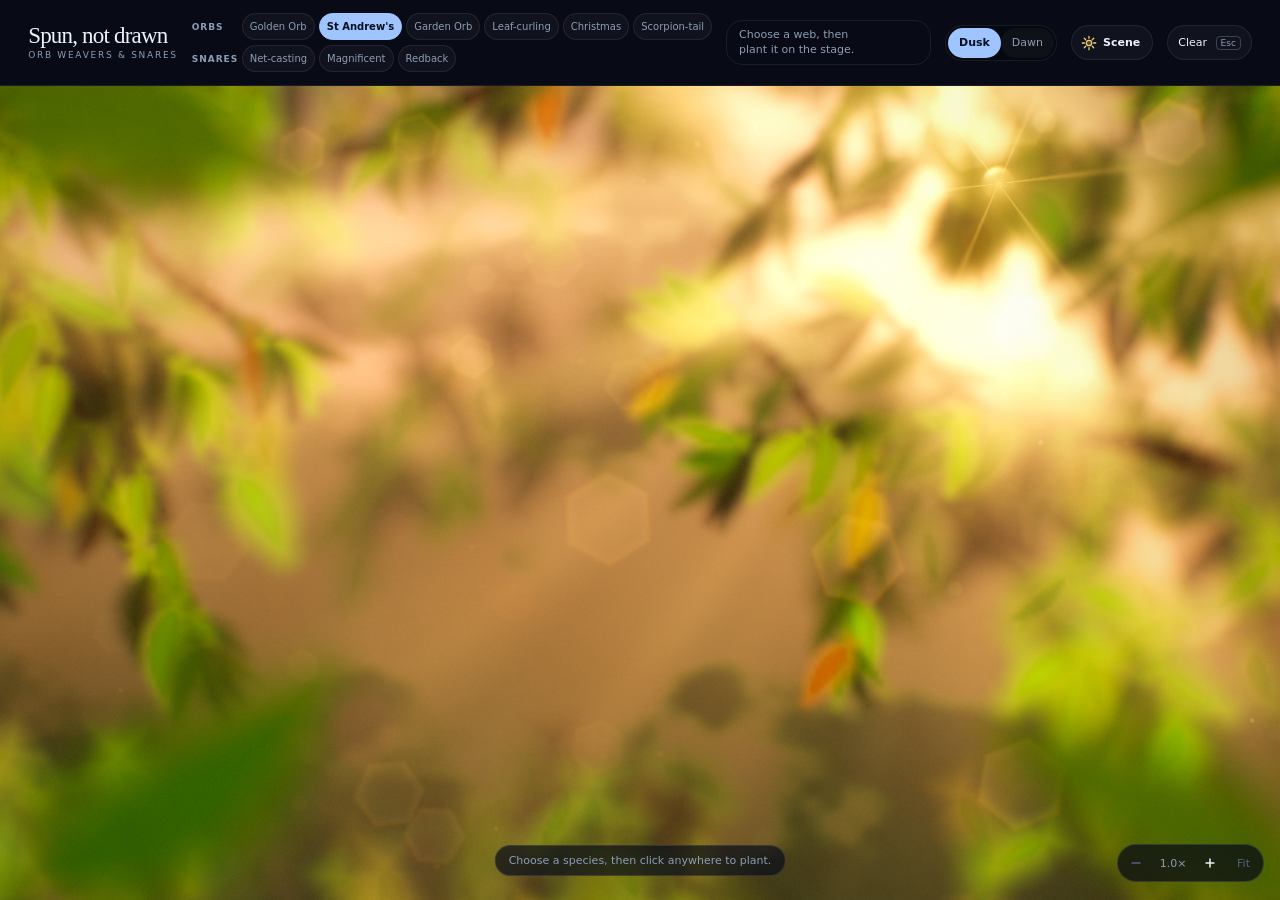
<file: web/index.html>
<!doctype html>
<html lang="en">
<head>
  <meta charset="utf-8">
  <meta name="viewport" content="width=device-width, initial-scale=1, viewport-fit=cover">
  <meta name="theme-color" content="#05060c">
  <meta name="description" content="Watch Australian spiders build their webs, thread by thread.">
  <title>Spun, not drawn — orb weavers &amp; snares</title>
  <link rel="icon" type="image/svg+xml" href="icons/favicon.svg">
  <link rel="apple-touch-icon" href="icons/apple-touch-icon.png">
  <link rel="manifest" href="manifest.webmanifest">
  <link rel="stylesheet" href="./style.css">
  <script>
    // An older service worker may have answered this page's styles and scripts from the previous
    // release. If this release's app.js has not marked the page when the new worker takes over,
    // reload once so every file comes from the same release.
    if (navigator.serviceWorker && navigator.serviceWorker.controller) {
      navigator.serviceWorker.addEventListener("controllerchange", () => {
        if (document.documentElement.dataset.shell === "2") return;
        try {
          if (sessionStorage.getItem("spun-shell-reload")) return;
          sessionStorage.setItem("spun-shell-reload", "1");
        } catch { return; }
        location.reload();
      }, { once: true });
      navigator.serviceWorker.getRegistration().then(r => r && r.update()).catch(() => {});
    }
  </script>
  <script type="module" src="./app.js"></script>
</head>
<body>
  <main class="app-shell">
    <header class="topbar" aria-label="Viewer controls">
      <a class="brand" href="./" aria-label="Spun, not drawn home">
        <span class="brand-title">Spun, not drawn</span>
        <span class="brand-subtitle">Orb weavers &amp; snares</span>
      </a>
      <nav class="species-area" aria-label="Choose a spider">
        <div class="species-rows" id="species-rows" role="radiogroup" aria-label="Spider species"></div>
      </nav>
      <div class="status-pill" id="status-pill" aria-hidden="true">Choose a web, then plant it on the stage.</div>
      <div class="control-group" role="radiogroup" aria-label="Lighting mode" id="mode-group">
        <button class="segment" type="button" role="radio" aria-checked="true" tabindex="0" data-value="dusk">Dusk</button>
        <button class="segment" type="button" role="radio" aria-checked="false" tabindex="-1" data-value="dawn">Dawn</button>
      </div>
      <button class="scene-button" id="scene-button" type="button" aria-expanded="false" aria-controls="scene-panel">
        <svg viewBox="0 0 20 20" aria-hidden="true"><circle cx="10" cy="10" r="3.4"/><path d="M10 1.6v2.6M10 15.8v2.6M1.6 10h2.6M15.8 10h2.6M4.1 4.1l1.8 1.8M14.1 14.1l1.8 1.8M4.1 15.9l1.8-1.8M14.1 5.9l1.8-1.8"/></svg>
        <span>Scene</span>
      </button>
      <button class="clear-button" id="clear-button" type="button">Clear <kbd>Esc</kbd></button>
    </header>
    <section class="stage" id="stage" aria-label="Web building stage">
      <canvas id="gl-canvas" class="inactive" aria-hidden="true"></canvas>
      <canvas id="web-canvas" tabindex="0" aria-label="A stage where spider webs are planted and built. Click or tap to plant the selected spider web; press Enter or Space while focused to plant at the centre. Press Escape to clear."></canvas>
      <canvas id="overlay-canvas" aria-hidden="true"></canvas>
      <p class="stage-hint" id="stage-hint">Choose a species, then click anywhere to plant.</p>
      <div class="zoom-hud" id="zoom-hud" role="group" aria-label="Zoom" hidden>
        <button type="button" class="zoom-button" id="zoom-out" aria-label="Zoom out"><svg viewBox="0 0 16 16" aria-hidden="true"><path d="M3.5 8h9"/></svg></button>
        <span class="zoom-level" id="zoom-level">1.0×</span>
        <button type="button" class="zoom-button" id="zoom-in" aria-label="Zoom in"><svg viewBox="0 0 16 16" aria-hidden="true"><path d="M3.5 8h9M8 3.5v9"/></svg></button>
        <button type="button" class="zoom-fit" id="zoom-reset">Fit</button>
      </div>
    </section>
    <aside class="scene-panel" id="scene-panel" aria-label="Scene settings" hidden></aside>
    <span class="sr-only" id="live-status" role="status" aria-live="polite" aria-atomic="true"></span>
  </main>
</body>
</html>
</file>
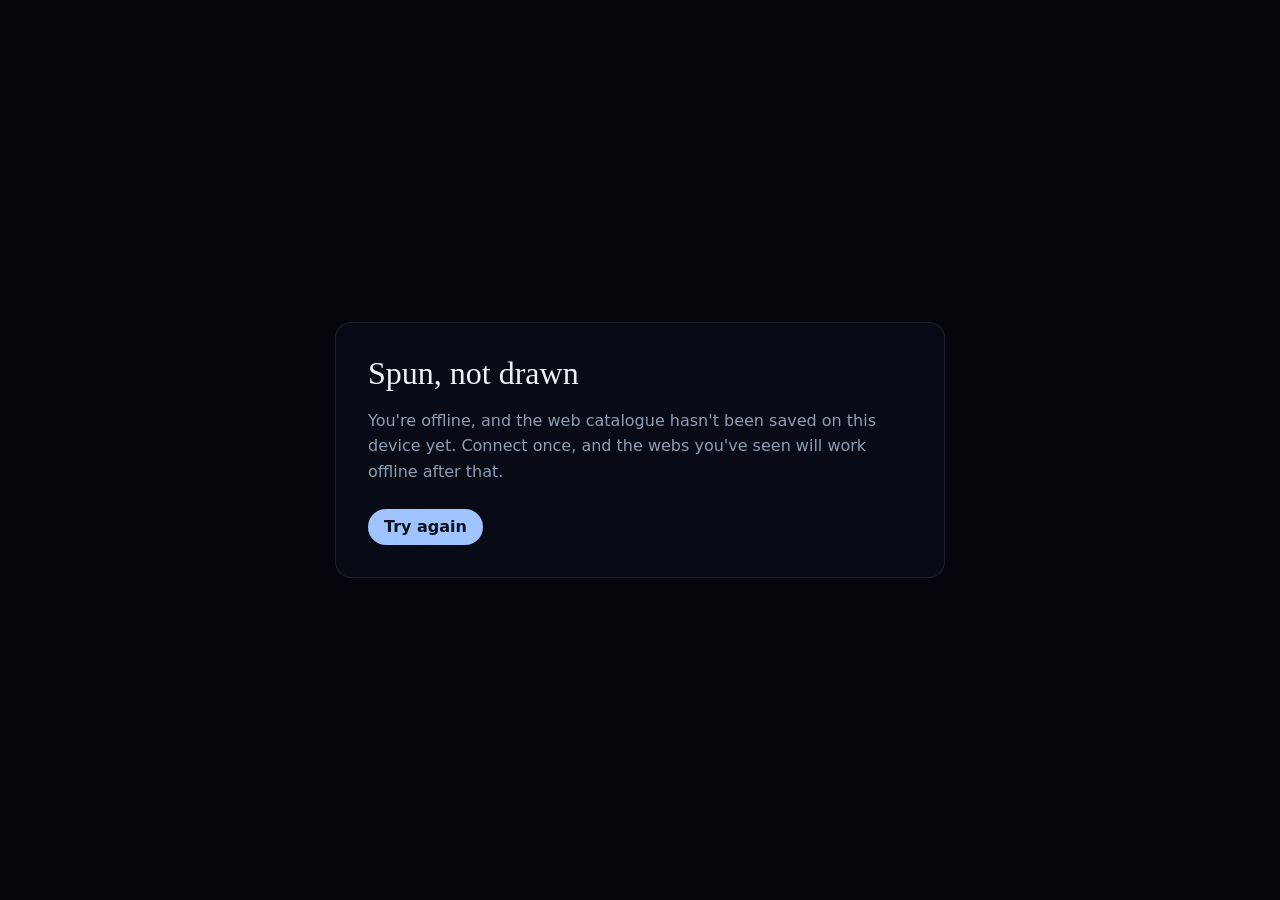
<file: web/offline.html>
<!doctype html>
<html lang="en">
<head>
  <meta charset="utf-8">
  <meta name="viewport" content="width=device-width, initial-scale=1">
  <meta name="theme-color" content="#05060c">
  <title>Spun, not drawn — offline</title>
  <style>body{margin:0;min-height:100vh;display:grid;place-items:center;background:#05060c;color:#edf3fa;font:16px system-ui,sans-serif}main{max-width:34rem;margin:1rem;padding:2rem;border:1px solid rgba(255,255,255,.08);border-radius:1rem;background:rgba(10,14,26,.72)}h1{margin:0 0 .5rem;font:400 2rem Georgia,Cambria,serif}p{color:#8c9eb5;line-height:1.6}a{display:inline-block;margin-top:.5rem;padding:.55rem 1rem;border-radius:999px;background:#9fc4ff;color:#07101d;font-weight:700;text-decoration:none}a:focus-visible{outline:2px solid #9fc4ff;outline-offset:3px}</style>
</head>
<body><main><h1>Spun, not drawn</h1><p>You're offline, and the web catalogue hasn't been saved on this device yet. Connect once, and the webs you've seen will work offline after that.</p><a href="./">Try again</a></main></body>
</html>
</file>
<file: web/style.css>
:root {
  color-scheme: dark;
  --bg: #05060c;
  --surface: rgba(10, 14, 26, 0.72);
  --border: rgba(255, 255, 255, 0.08);
  --text: #edf3fa;
  --text-2: #8c9eb5;
  --muted: #53637a;
  --accent: #9fc4ff;
  --accent-warm: #f0cf73;
  font-family: system-ui, -apple-system, BlinkMacSystemFont, "Segoe UI", sans-serif;
  background: var(--bg);
  color: var(--text);
  font-synthesis: none;
  text-rendering: optimizeLegibility;
}

* { box-sizing: border-box; }
html, body { width: 100%; height: 100%; min-width: 0; margin: 0; overflow: hidden; }
body { background: var(--bg); }
button, a { font: inherit; }
button { color: inherit; }
.app-shell { width: 100%; height: 100%; height: 100dvh; min-width: 0; display: grid; grid-template-rows: auto minmax(0, 1fr); overflow: hidden; }
.topbar {
  position: relative;
  z-index: 2;
  display: grid;
  grid-template-columns: max-content max-content minmax(180px, 1fr) auto auto auto;
  align-items: center;
  gap: 14px;
  min-height: 86px;
  padding: 12px clamp(14px, 2.2vw, 34px);
  border-bottom: 1px solid var(--border);
  background: var(--surface);
  backdrop-filter: blur(16px);
}
.brand { min-width: max-content; color: var(--text); text-decoration: none; display: grid; gap: 2px; }
.brand-title { font-family: Georgia, Cambria, "Times New Roman", serif; font-size: 23px; line-height: 1; letter-spacing: -0.035em; white-space: nowrap; }
.brand-subtitle { color: var(--text-2); font-size: 9px; line-height: 1.4; letter-spacing: .19em; text-transform: uppercase; white-space: nowrap; }
 .species-area { min-width: 0; overflow: hidden; }
.species-rows { display: grid; grid-template-columns: 1fr; gap: 5px; }
.species-row { display: flex; align-items: center; gap: 5px; min-width: 0; }
.row-label { width: 45px; flex: 0 0 45px; color: var(--text-2); font-size: 9px; font-weight: 700; letter-spacing: .11em; text-transform: uppercase; }
 .species-chips { display: flex; align-items: center; gap: 4px; min-width: 0; overflow: hidden; }
.chip, .segment, .clear-button, .scene-button {
  border: 1px solid var(--border);
  background: rgba(255,255,255,.035);
  transition: background-color .15s ease, border-color .15s ease, color .15s ease;
}
 .chip { flex: 0 0 auto; min-height: 27px; border-radius: 999px; padding: 4px 7px; color: var(--text-2); font-size: 10px; line-height: 1.2; cursor: pointer; white-space: nowrap; }
.chip:hover, .segment:not(:disabled):hover, .clear-button:hover, .scene-button:hover { border-color: rgba(159,196,255,.52); background: rgba(159,196,255,.1); color: var(--text); }
.chip[aria-checked="true"] { color: #07101d; background: var(--accent); border-color: var(--accent); font-weight: 700; }
.status-pill { min-width: 0; max-width: 100%; overflow: hidden; border: 1px solid var(--border); border-radius: 16px; padding: 7px 12px; color: var(--text-2); font-size: 11px; line-height: 1.35; text-wrap: balance; font-variant-numeric: tabular-nums; }
@media (max-width: 1099px) { .status-pill { border-radius: 999px; padding: 9px 12px; line-height: normal; text-overflow: ellipsis; white-space: nowrap; } }
.control-group { display: inline-flex; align-items: center; flex: 0 0 auto; padding: 2px; border: 1px solid var(--border); border-radius: 999px; background: rgba(0,0,0,.24); }
.segment { min-width: 44px; min-height: 30px; border-color: transparent; border-radius: 999px; padding: 4px 10px; color: var(--text-2); font-size: 11px; cursor: pointer; }
.segment[aria-checked="true"] { color: #07101d; background: var(--accent); font-weight: 700; }
.segment:disabled { cursor: not-allowed; color: var(--muted); }
.clear-button { min-height: 35px; border-radius: 999px; padding: 5px 10px; color: var(--text); font-size: 11px; cursor: pointer; white-space: nowrap; }
.scene-button { display: inline-flex; align-items: center; gap: 6px; min-height: 35px; border-radius: 999px; padding: 5px 12px 5px 9px; color: var(--text); font-size: 11px; font-weight: 600; cursor: pointer; white-space: nowrap; }
.scene-button svg { width: 16px; height: 16px; fill: none; stroke: var(--accent-warm); stroke-width: 1.6; stroke-linecap: round; }
.scene-button svg circle { fill: rgba(240,207,115,.25); }
.scene-button[aria-expanded="true"] { color: #07101d; background: var(--accent-warm); border-color: var(--accent-warm); }
.scene-button[aria-expanded="true"] svg { stroke: #3a2a05; }
.scene-button[aria-expanded="true"] svg circle { fill: rgba(58,42,5,.25); }
kbd { margin-left: 5px; border: 1px solid rgba(255,255,255,.2); border-radius: 4px; padding: 1px 4px; color: var(--text-2); font: inherit; font-size: 9px; }
.stage { position: relative; min-width: 0; min-height: 0; overflow: hidden; background: var(--bg); }
.stage canvas { position: absolute; inset: 0; display: block; width: 100%; height: 100%; }
#gl-canvas { z-index: 0; pointer-events: none; }
#gl-canvas.inactive { visibility: hidden; }
#web-canvas { z-index: 1; outline: none; touch-action: manipulation; }
#overlay-canvas { z-index: 2; pointer-events: none; }
#web-canvas:focus-visible { box-shadow: inset 0 0 0 2px var(--accent); }
.stage-hint { position: absolute; z-index: 3; left: 50%; bottom: 24px; transform: translateX(-50%); margin: 0; padding: 8px 13px; border: 1px solid rgba(255,255,255,.11); border-radius: 999px; background: rgba(10,14,26,.72); color: var(--text-2); font-size: 11px; white-space: nowrap; pointer-events: none; transition: opacity .25s ease; }
.stage-hint.hidden { opacity: 0; }
.zoom-hud { position: absolute; z-index: 3; right: 16px; bottom: 18px; display: flex; align-items: center; gap: 2px; padding: 3px; border: 1px solid rgba(255,255,255,.12); border-radius: 999px; background: rgba(8,11,21,.72); backdrop-filter: blur(12px); -webkit-backdrop-filter: blur(12px); }
.zoom-hud[hidden] { display: none; }
.zoom-button, .zoom-fit { display: grid; place-items: center; min-width: 30px; height: 30px; border: 0; border-radius: 999px; background: none; color: var(--text); cursor: pointer; }
.zoom-button svg { width: 14px; height: 14px; stroke: currentColor; stroke-width: 1.7; stroke-linecap: round; }
.zoom-fit { padding: 0 10px; font-size: 11px; }
.zoom-button:hover, .zoom-fit:hover { background: rgba(159,196,255,.14); }
.zoom-button:disabled, .zoom-fit:disabled { color: var(--muted); cursor: default; background: none; }
.zoom-level { min-width: 40px; color: var(--text-2); font-size: 11px; text-align: center; font-variant-numeric: tabular-nums; }
body.panel-open .zoom-hud { right: calc(min(356px, 100vw) + 16px); }
#web-canvas.can-pan { cursor: grab; }
#web-canvas.panning { cursor: grabbing; }
.sr-only { position: absolute; width: 1px; height: 1px; padding: 0; margin: -1px; overflow: hidden; clip: rect(0,0,0,0); white-space: nowrap; border: 0; }
:focus-visible { outline: 2px solid var(--accent); outline-offset: 3px; }

@media (max-width: 1099px) {
  .app-shell { grid-template-rows: auto minmax(0, 1fr); }
  .topbar { grid-template-columns: max-content minmax(0, 1fr) auto auto auto; grid-template-rows: auto auto; gap: 9px 12px; padding-block: 10px; }
  .brand { grid-column: 1; grid-row: 1; }
  .species-area { grid-column: 1 / -1; grid-row: 2; width: 100%; overflow-x: auto; overflow-y: hidden; -webkit-overflow-scrolling: touch; touch-action: pan-x; }
  .species-rows { display: flex; gap: 7px; width: max-content; min-width: 100%; padding: 2px 2px 5px; }
  .species-row { display: contents; }
  .row-label { display: none; }
  .species-chips { flex: 0 0 auto; }
  .status-pill { grid-column: 2; grid-row: 1; }
  #mode-group { grid-column: 3; grid-row: 1; }
  .scene-button { grid-column: 4; grid-row: 1; }
  .clear-button { grid-column: 5; grid-row: 1; min-height: 27px; padding: 3px 8px; }
  .species-area { scrollbar-width: none; -webkit-mask-image: linear-gradient(90deg, transparent 0, #000 22px, #000 calc(100% - 26px), transparent 100%); mask-image: linear-gradient(90deg, transparent 0, #000 22px, #000 calc(100% - 26px), transparent 100%); }
  .species-area::-webkit-scrollbar { display: none; }
}
@media (max-width: 720px) {
  .topbar { grid-template-columns: minmax(0, 1fr) auto auto; grid-template-rows: auto auto auto; gap: 8px 9px; padding: 10px 12px 8px; }
  .brand { grid-column: 1 / -1; grid-row: 1; }
  .brand-title { font-size: 21px; }
  .brand-subtitle { font-size: 8px; }
  .species-area { grid-column: 1 / -1; grid-row: 2; }
  .species-rows { gap: 6px; }
  .chip { min-height: 29px; padding-inline: 10px; font-size: 11px; }
  .status-pill { grid-column: 1 / -1; grid-row: 3; min-height: 32px; padding: 7px 10px; padding-right: 82px; font-size: 10px; }
  #mode-group { position: absolute; right: 104px; top: 9px; }
  .scene-button { position: absolute; right: 12px; top: 9px; min-height: 32px; padding: 4px 10px 4px 8px; font-size: 10px; }
  .control-group { background: rgba(0,0,0,.42); }
  .segment { min-width: 37px; min-height: 28px; padding: 4px 7px; font-size: 10px; }
  .clear-button { position: absolute; right: 20px; top: auto; bottom: 14px; z-index: 4; }
  .stage-hint { bottom: max(15px, env(safe-area-inset-bottom)); max-width: calc(100% - 24px); overflow: hidden; text-overflow: ellipsis; font-size: 10px; }
  .zoom-hud { right: 10px; bottom: max(56px, calc(env(safe-area-inset-bottom) + 50px)); }
  body.panel-open .zoom-hud { display: none; }
}
/* Scene panel ---------------------------------------------------------------- */
.scene-panel {
  --panel-bg: rgba(8, 11, 21, .8);
  position: fixed;
  z-index: 5;
  top: var(--panel-top, 86px);
  right: 0;
  bottom: 0;
  width: min(356px, 100vw);
  display: grid;
  grid-template-rows: auto minmax(0, 1fr) auto;
  border-left: 1px solid var(--border);
  background: var(--panel-bg);
  backdrop-filter: blur(22px) saturate(1.35);
  -webkit-backdrop-filter: blur(22px) saturate(1.35);
  box-shadow: -24px 0 60px rgba(0,0,0,.35);
  color: var(--text);
  font-size: 12px;
}
.scene-panel[hidden] { display: none; }
.panel-header { display: flex; align-items: flex-start; justify-content: space-between; gap: 12px; padding: 18px 18px 10px; }
.panel-title { margin: 0; font-family: Georgia, Cambria, "Times New Roman", serif; font-size: 22px; font-weight: 400; letter-spacing: -.02em; outline: none; }
.panel-note { margin: 3px 0 0; color: var(--text-2); font-size: 11px; }
.panel-close { display: grid; place-items: center; width: 30px; height: 30px; flex: 0 0 30px; border: 1px solid var(--border); border-radius: 999px; background: rgba(255,255,255,.04); color: var(--text); cursor: pointer; }
.panel-close svg { width: 12px; height: 12px; stroke: currentColor; stroke-width: 1.7; stroke-linecap: round; }
.panel-close:hover { border-color: rgba(159,196,255,.52); background: rgba(159,196,255,.1); }
.panel-body { overflow-y: auto; overscroll-behavior: contain; padding: 4px 18px 18px; scrollbar-width: thin; scrollbar-color: rgba(255,255,255,.18) transparent; }
.panel-look { display: grid; gap: 6px; margin-bottom: 14px; }
.panel-hint, .control-hint { margin: 0; color: var(--text-2); font-size: 10.5px; line-height: 1.45; }
.panel-label { margin: 0 0 7px; color: var(--text-2); font-size: 9.5px; font-weight: 700; letter-spacing: .14em; text-transform: uppercase; }
.preset-block { margin-bottom: 12px; }
.presets { display: flex; flex-wrap: wrap; gap: 6px; }
.preset { position: relative; min-height: 30px; border: 1px solid var(--border); border-radius: 999px; padding: 5px 11px 5px 26px; background: rgba(255,255,255,.035); color: var(--text-2); font-size: 11px; cursor: pointer; }
.preset::before { content: ""; position: absolute; left: 7px; top: 50%; width: 13px; height: 13px; margin-top: -6.5px; border-radius: 50%; background: var(--swatch, linear-gradient(#27324d, #e59c5f)); box-shadow: inset 0 0 0 1px rgba(255,255,255,.18); }
.preset[data-preset="golden"] { --swatch: radial-gradient(circle at 65% 30%, #ffd08a 0 22%, transparent 23%), linear-gradient(#27324d, #e59c5f); }
.preset[data-preset="dawn"] { --swatch: radial-gradient(circle at 30% 30%, #fff1d6 0 22%, transparent 23%), linear-gradient(#50668c, #e7cdb4); }
.preset[data-preset="noon"] { --swatch: radial-gradient(circle at 55% 22%, #fffaf0 0 22%, transparent 23%), linear-gradient(#6f9fd0, #cfe0cf); }
.preset[data-preset="blue"] { --swatch: radial-gradient(circle at 25% 70%, #ffa487 0 18%, transparent 19%), linear-gradient(#141c36, #5b4a6e); }
.preset[data-preset="moon"] { --swatch: radial-gradient(circle at 65% 30%, #dfe8ff 0 20%, transparent 21%), linear-gradient(#03050b, #1b2744); }
.preset:hover { border-color: rgba(159,196,255,.52); color: var(--text); }
.preset[aria-pressed="true"] { border-color: var(--accent-warm); color: var(--text); background: rgba(240,207,115,.12); }
.panel-group { border-top: 1px solid rgba(255,255,255,.07); }
.panel-group > summary { display: flex; align-items: center; justify-content: space-between; min-height: 42px; list-style: none; cursor: pointer; color: var(--text); font-size: 10.5px; font-weight: 700; letter-spacing: .13em; text-transform: uppercase; }
.panel-group > summary::-webkit-details-marker { display: none; }
.panel-group > summary > span::before { content: ""; display: inline-block; width: 6px; height: 6px; margin: 0 9px 2px 1px; border-right: 1.5px solid var(--text-2); border-bottom: 1.5px solid var(--text-2); transform: rotate(-45deg); transition: transform .15s ease; }
.panel-group[open] > summary > span::before { transform: rotate(45deg); }
.group-reset { border: 0; border-radius: 6px; padding: 4px 6px; background: none; color: var(--text-2); font-size: 10.5px; letter-spacing: 0; text-transform: none; font-weight: 500; cursor: pointer; }
.group-reset:hover { color: var(--text); background: rgba(255,255,255,.06); }
.group-body { display: grid; gap: 12px; padding: 2px 0 16px; }
.control { display: grid; gap: 6px; }
.control-head { display: flex; align-items: baseline; justify-content: space-between; gap: 10px; }
.control label, .control-label { color: var(--text); font-size: 11.5px; }
.control-value { color: var(--text-2); font-size: 11px; font-variant-numeric: tabular-nums; }
.control-inline { display: flex; align-items: center; justify-content: space-between; gap: 10px; }
.control-color { display: flex; align-items: center; justify-content: space-between; }
.scene-panel input[type="range"] {
  --fill: 50%;
  width: 100%;
  height: 18px;
  margin: 0;
  background: transparent;
  -webkit-appearance: none;
  appearance: none;
  cursor: pointer;
}
.scene-panel input[type="range"]::-webkit-slider-runnable-track { height: 4px; border-radius: 999px; background: linear-gradient(90deg, var(--accent) var(--fill), rgba(255,255,255,.13) var(--fill)); }
.scene-panel input[type="range"]::-moz-range-track { height: 4px; border-radius: 999px; background: linear-gradient(90deg, var(--accent) var(--fill), rgba(255,255,255,.13) var(--fill)); }
.scene-panel input[type="range"]::-webkit-slider-thumb { -webkit-appearance: none; width: 14px; height: 14px; margin-top: -5px; border: 0; border-radius: 50%; background: #f4f8ff; box-shadow: 0 0 0 3px rgba(159,196,255,.22), 0 1px 4px rgba(0,0,0,.5); }
.scene-panel input[type="range"]::-moz-range-thumb { width: 14px; height: 14px; border: 0; border-radius: 50%; background: #f4f8ff; box-shadow: 0 0 0 3px rgba(159,196,255,.22), 0 1px 4px rgba(0,0,0,.5); }
.scene-panel input[type="range"]:focus-visible { outline: none; }
.scene-panel input[type="range"]:focus-visible::-webkit-slider-thumb { box-shadow: 0 0 0 3px var(--accent); }
.scene-panel input[type="range"]:focus-visible::-moz-range-thumb { box-shadow: 0 0 0 3px var(--accent); }
.scene-panel input[type="color"] { width: 44px; height: 24px; padding: 0; border: 1px solid rgba(255,255,255,.18); border-radius: 7px; background: none; cursor: pointer; }
.scene-panel input[type="color"]::-webkit-color-swatch-wrapper { padding: 2px; }
.scene-panel input[type="color"]::-webkit-color-swatch { border: 0; border-radius: 5px; }
.scene-panel input[type="color"]::-moz-color-swatch { border: 0; border-radius: 5px; }
.scene-panel select { min-height: 30px; max-width: 60%; border: 1px solid var(--border); border-radius: 8px; padding: 4px 26px 4px 9px; background: rgba(255,255,255,.05) url("data:image/svg+xml,%3Csvg xmlns='http://www.w3.org/2000/svg' viewBox='0 0 10 6'%3E%3Cpath d='M1 1l4 4 4-4' fill='none' stroke='%238c9eb5' stroke-width='1.4'/%3E%3C/svg%3E") no-repeat right 9px center / 9px 6px; color: var(--text); font: inherit; font-size: 11.5px; -webkit-appearance: none; appearance: none; cursor: pointer; }
.scene-panel select option { background: #0b1020; color: var(--text); }
.segments { display: inline-flex; align-items: center; padding: 2px; border: 1px solid var(--border); border-radius: 999px; background: rgba(0,0,0,.24); }
.panel-look .segments { display: flex; }
.panel-look .segments .segment { flex: 1 1 0; min-height: 32px; font-size: 12px; }
.sun-pad { position: relative; height: 128px; border: 1px solid var(--border); border-radius: 12px; background: radial-gradient(circle at var(--sun-x, 70%) var(--sun-y, 20%), rgba(255,210,140,.35), transparent 45%), linear-gradient(#162038, #37304a); cursor: crosshair; touch-action: none; overflow: hidden; }
.sun-pad-stage { position: absolute; left: 22.2%; top: 22.2%; width: 55.6%; height: 55.6%; border: 1px dashed rgba(255,255,255,.35); border-radius: 4px; }
.sun-pad-dot { position: absolute; width: 16px; height: 16px; margin: -8px 0 0 -8px; border-radius: 50%; background: #ffe2a8; box-shadow: 0 0 0 4px rgba(255,210,140,.28), 0 0 18px 6px rgba(255,190,110,.55); pointer-events: none; }
.panel-footer { display: flex; gap: 8px; padding: 12px 18px calc(12px + env(safe-area-inset-bottom)); border-top: 1px solid rgba(255,255,255,.07); }
.panel-action { flex: 1 1 0; min-height: 34px; border: 1px solid var(--border); border-radius: 999px; padding: 6px 12px; background: rgba(255,255,255,.04); color: var(--text); font-size: 11.5px; cursor: pointer; }
.panel-action.small { flex: 0 0 auto; min-height: 28px; padding: 4px 10px; font-size: 11px; }
.panel-action:hover { border-color: rgba(159,196,255,.52); background: rgba(159,196,255,.1); }
.scene-panel.is-classic .sunlit-only { display: none; }
@media (max-width: 720px) {
  .scene-panel { top: auto; left: 0; width: 100%; max-height: min(64vh, 560px); border-left: 0; border-top: 1px solid var(--border); border-radius: 18px 18px 0 0; box-shadow: 0 -20px 60px rgba(0,0,0,.45); }
  .panel-header { padding: 14px 16px 8px; }
  .panel-body { padding: 2px 16px 14px; }
}

@media (prefers-reduced-motion: reduce) {
  *, *::before, *::after { scroll-behavior: auto !important; transition-duration: .01ms !important; animation-duration: .01ms !important; animation-iteration-count: 1 !important; }
}
</file>
